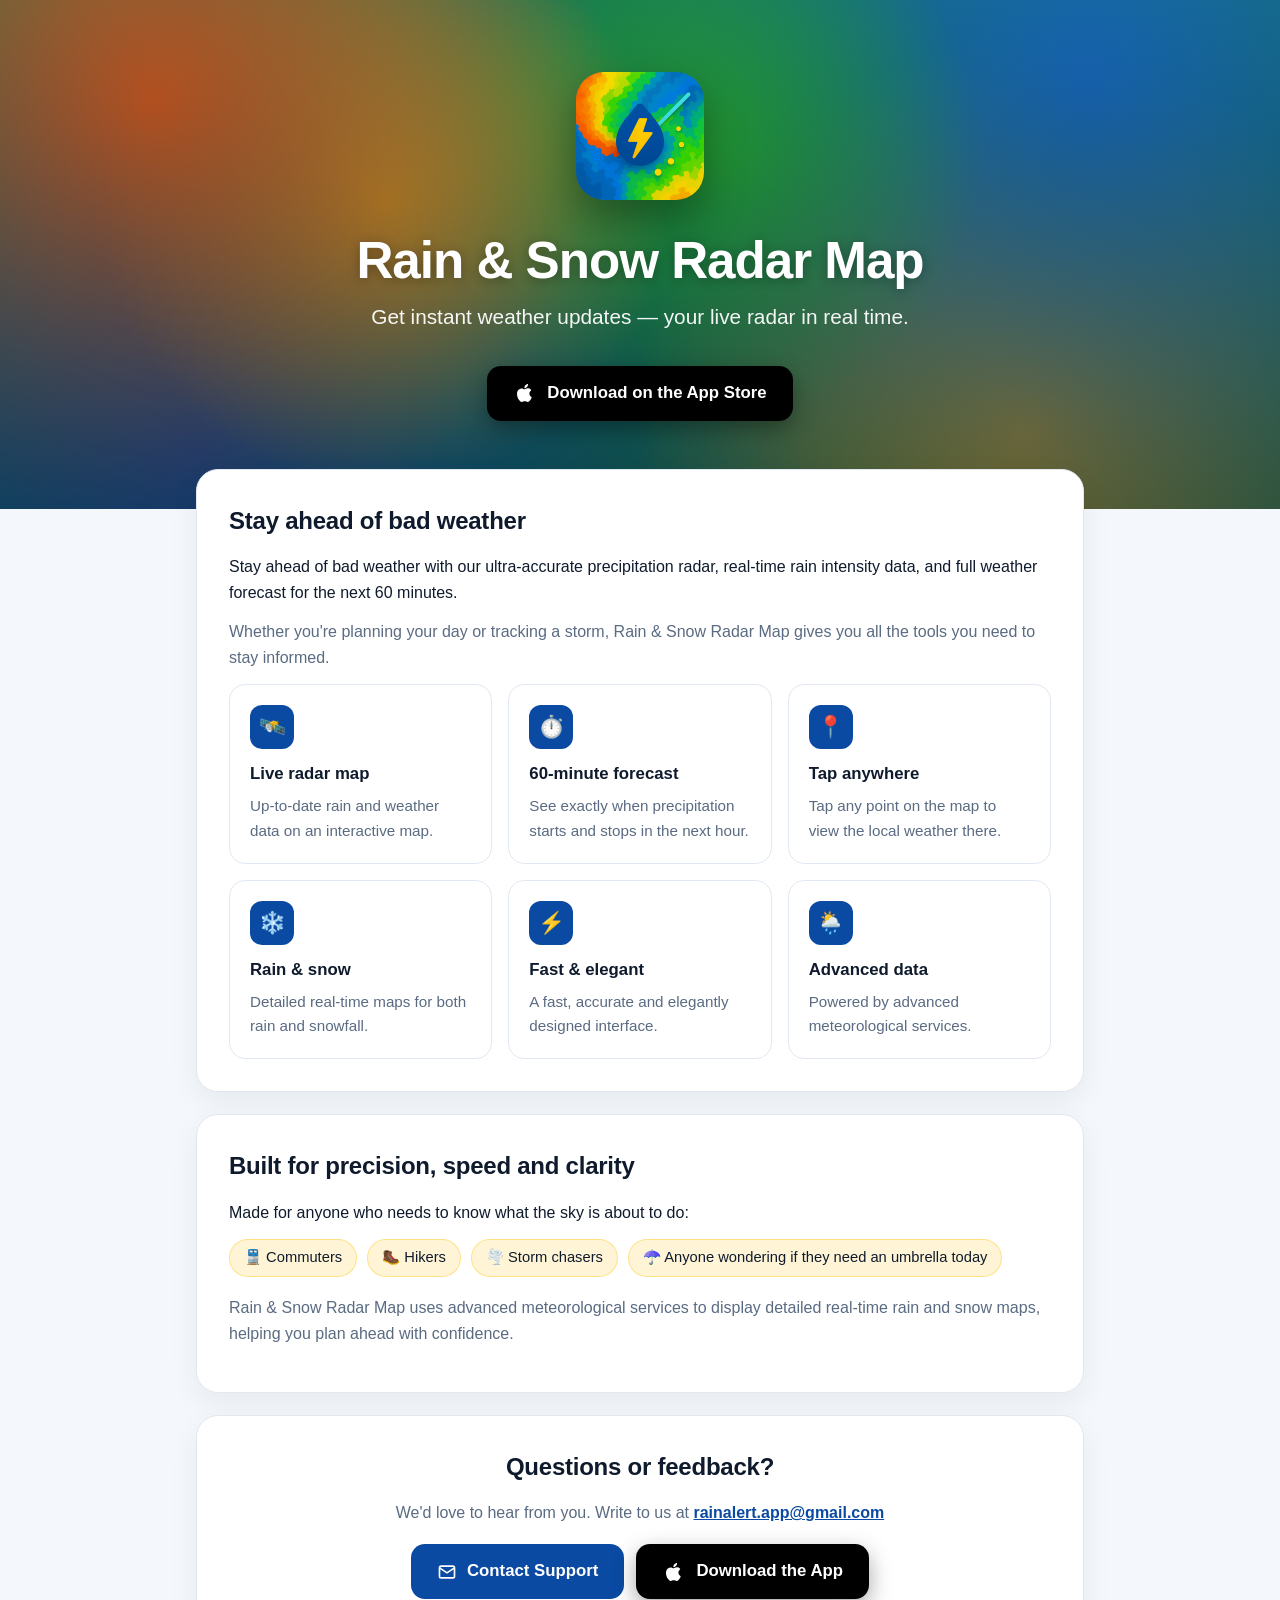
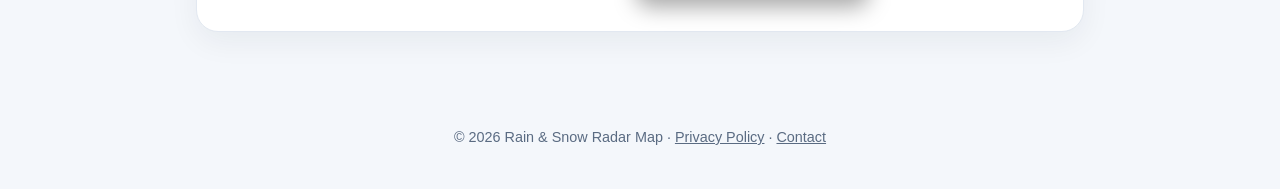
<file: rainandsnow.html>
<!DOCTYPE html>
<html lang="en">
<head>
<meta charset="UTF-8">
<meta name="viewport" content="width=device-width, initial-scale=1.0">
<title>Rain &amp; Snow Radar Map — Live Weather Radar for iPhone</title>
<meta name="description" content="Rain & Snow Radar Map — live precipitation radar, 60-minute rain forecast and local weather anywhere on the map.">
<link rel="icon" type="image/png" href="rainandsnow_icon.png">
<link rel="apple-touch-icon" href="rainandsnow_icon.png">
<meta property="og:title" content="Rain & Snow Radar Map">
<meta property="og:description" content="Live rain and snow radar with a 60-minute precipitation forecast.">
<meta property="og:image" content="rainandsnow_icon.png">
<meta name="apple-itunes-app" content="app-id=6744972823">
<style>
  :root {
    --bg: #f4f7fb;
    --card: #ffffff;
    --text: #0f1b2d;
    --muted: #5a6b82;
    --blue: #0b4aa2;
    --yellow: #ffc81e;
    --line: #e2e8f1;
  }
  @media (prefers-color-scheme: dark) {
    :root {
      --bg: #08111f;
      --card: #101c30;
      --text: #eaf1fb;
      --muted: #9aabc3;
      --line: #1e2d46;
    }
  }
  * { box-sizing: border-box; }
  body {
    margin: 0;
    font-family: -apple-system, BlinkMacSystemFont, "SF Pro Text", "Segoe UI", Roboto, Helvetica, Arial, sans-serif;
    background: var(--bg);
    color: var(--text);
    line-height: 1.6;
  }
  .hero {
    position: relative;
    overflow: hidden;
    color: #fff;
    text-align: center;
    padding: 72px 20px 88px;
    background:
      radial-gradient(circle at 12% 20%, #ff6a1a 0, transparent 38%),
      radial-gradient(circle at 30% 40%, #ffd21f 0, transparent 30%),
      radial-gradient(circle at 55% 30%, #2fd12f 0, transparent 35%),
      radial-gradient(circle at 85% 15%, #1c7fe0 0, transparent 40%),
      radial-gradient(circle at 80% 85%, #ffc81e 0, transparent 35%),
      radial-gradient(circle at 15% 90%, #1263c9 0, transparent 40%),
      #1a8f6a;
  }
  .hero::after {
    content: "";
    position: absolute; inset: 0;
    background: linear-gradient(180deg, rgba(5,20,45,.25), rgba(5,20,45,.55));
  }
  .hero > * { position: relative; z-index: 1; }
  .icon {
    width: 128px; height: 128px;
    border-radius: 28px;
    box-shadow: 0 18px 40px rgba(0,0,0,.35);
  }
  h1 {
    font-size: clamp(2rem, 6vw, 3.2rem);
    line-height: 1.15;
    margin: 24px 0 10px;
    letter-spacing: -0.02em;
    text-shadow: 0 2px 12px rgba(0,0,0,.3);
  }
  .tagline {
    font-size: clamp(1.05rem, 2.6vw, 1.3rem);
    max-width: 620px;
    margin: 0 auto 32px;
    opacity: .95;
  }
  .btn {
    display: inline-flex; align-items: center; gap: 10px;
    padding: 14px 26px;
    border-radius: 14px;
    font-weight: 600;
    font-size: 1.05rem;
    text-decoration: none;
    transition: transform .15s ease, box-shadow .15s ease;
  }
  .btn:hover { transform: translateY(-2px); }
  .btn-store { background: #000; color: #fff; box-shadow: 0 8px 22px rgba(0,0,0,.35); }
  .btn-store svg { width: 24px; height: 24px; fill: #fff; }
  .btn-mail { background: var(--blue); color: #fff; }
  .btn-mail svg { width: 20px; height: 20px; fill: none; stroke: #fff; stroke-width: 2; }
  main { max-width: 920px; margin: -40px auto 0; padding: 0 16px 48px; position: relative; z-index: 2; }
  .card {
    background: var(--card);
    border: 1px solid var(--line);
    border-radius: 22px;
    padding: 32px;
    margin-bottom: 22px;
    box-shadow: 0 10px 30px rgba(15,27,45,.06);
  }
  h2 { margin: 0 0 14px; font-size: 1.5rem; letter-spacing: -0.01em; }
  p { margin: 0 0 14px; }
  .muted { color: var(--muted); }
  .features {
    display: grid;
    grid-template-columns: repeat(auto-fit, minmax(240px, 1fr));
    gap: 16px;
    margin-top: 8px;
  }
  .feature {
    border: 1px solid var(--line);
    border-radius: 16px;
    padding: 20px;
  }
  .feature .emoji {
    width: 44px; height: 44px; border-radius: 12px;
    display: grid; place-items: center;
    background: var(--blue); color: var(--yellow);
    font-size: 1.35rem; margin-bottom: 12px;
  }
  .feature h3 { margin: 0 0 6px; font-size: 1.05rem; }
  .feature p { margin: 0; color: var(--muted); font-size: .95rem; }
  .who { display: flex; flex-wrap: wrap; gap: 10px; margin-top: 14px; }
  .who span {
    padding: 6px 14px; border-radius: 999px;
    background: rgba(255,200,30,.18); color: var(--text);
    font-size: .92rem; border: 1px solid rgba(255,200,30,.45);
  }
  .contact { text-align: center; }
  .contact a.email { color: var(--blue); font-weight: 600; }
  @media (prefers-color-scheme: dark) { .contact a.email { color: #6fa8ff; } }
  .actions { display: flex; flex-wrap: wrap; gap: 12px; justify-content: center; margin-top: 18px; }
  footer {
    text-align: center; color: var(--muted); font-size: .9rem;
    padding: 24px 16px 40px;
  }
  footer a { color: var(--muted); }
  @media (max-width: 560px) { .card { padding: 22px; } }
</style>
</head>
<body>

<header class="hero">
  <img class="icon" src="rainandsnow_icon.png" alt="Rain &amp; Snow Radar Map app icon">
  <h1>Rain &amp; Snow Radar Map</h1>
  <p class="tagline">Get instant weather updates — your live radar in real time.</p>
  <a class="btn btn-store" href="https://apps.apple.com/us/app/id6744972823" target="_blank" rel="noopener">
    <svg viewBox="0 0 24 24" aria-hidden="true"><path d="M16.37 12.6c-.02-2.3 1.88-3.4 1.96-3.46-1.07-1.56-2.73-1.78-3.32-1.8-1.41-.14-2.76.83-3.47.83-.72 0-1.82-.81-3-.79-1.54.02-2.96.9-3.75 2.27-1.6 2.78-.41 6.89 1.15 9.14.76 1.1 1.67 2.34 2.86 2.3 1.15-.05 1.58-.74 2.97-.74 1.38 0 1.77.74 2.98.72 1.23-.02 2.01-1.12 2.76-2.23.87-1.28 1.23-2.52 1.25-2.58-.03-.01-2.4-.92-2.42-3.66zM14.1 5.86c.63-.77 1.06-1.83.94-2.89-.91.04-2.01.61-2.66 1.37-.58.67-1.1 1.76-.96 2.8 1.01.08 2.05-.52 2.68-1.28z"/></svg>
    Download on the App Store
  </a>
</header>

<main>
  <section class="card">
    <h2>Stay ahead of bad weather</h2>
    <p>Stay ahead of bad weather with our ultra-accurate precipitation radar, real-time rain intensity data, and full weather forecast for the next 60 minutes.</p>
    <p class="muted">Whether you're planning your day or tracking a storm, Rain &amp; Snow Radar Map gives you all the tools you need to stay informed.</p>

    <div class="features">
      <div class="feature">
        <div class="emoji">🛰️</div>
        <h3>Live radar map</h3>
        <p>Up-to-date rain and weather data on an interactive map.</p>
      </div>
      <div class="feature">
        <div class="emoji">⏱️</div>
        <h3>60-minute forecast</h3>
        <p>See exactly when precipitation starts and stops in the next hour.</p>
      </div>
      <div class="feature">
        <div class="emoji">📍</div>
        <h3>Tap anywhere</h3>
        <p>Tap any point on the map to view the local weather there.</p>
      </div>
      <div class="feature">
        <div class="emoji">❄️</div>
        <h3>Rain &amp; snow</h3>
        <p>Detailed real-time maps for both rain and snowfall.</p>
      </div>
      <div class="feature">
        <div class="emoji">⚡</div>
        <h3>Fast &amp; elegant</h3>
        <p>A fast, accurate and elegantly designed interface.</p>
      </div>
      <div class="feature">
        <div class="emoji">🌦️</div>
        <h3>Advanced data</h3>
        <p>Powered by advanced meteorological services.</p>
      </div>
    </div>
  </section>

  <section class="card">
    <h2>Built for precision, speed and clarity</h2>
    <p>Made for anyone who needs to know what the sky is about to do:</p>
    <div class="who">
      <span>🚆 Commuters</span>
      <span>🥾 Hikers</span>
      <span>🌪️ Storm chasers</span>
      <span>☂️ Anyone wondering if they need an umbrella today</span>
    </div>
    <p style="margin-top:18px" class="muted">Rain &amp; Snow Radar Map uses advanced meteorological services to display detailed real-time rain and snow maps, helping you plan ahead with confidence.</p>
  </section>

  <section class="card contact">
    <h2>Questions or feedback?</h2>
    <p class="muted">We'd love to hear from you. Write to us at <a class="email" href="mailto:rainalert.app@gmail.com">rainalert.app@gmail.com</a></p>
    <div class="actions">
      <a class="btn btn-mail" href="mailto:rainalert.app@gmail.com?subject=Rain%20%26%20Snow%20Radar%20Map">
        <svg viewBox="0 0 24 24" aria-hidden="true"><rect x="3" y="5" width="18" height="14" rx="2"/><path d="M3 7l9 6 9-6"/></svg>
        Contact Support
      </a>
      <a class="btn btn-store" href="https://apps.apple.com/us/app/id6744972823" target="_blank" rel="noopener">
        <svg viewBox="0 0 24 24" aria-hidden="true"><path d="M16.37 12.6c-.02-2.3 1.88-3.4 1.96-3.46-1.07-1.56-2.73-1.78-3.32-1.8-1.41-.14-2.76.83-3.47.83-.72 0-1.82-.81-3-.79-1.54.02-2.96.9-3.75 2.27-1.6 2.78-.41 6.89 1.15 9.14.76 1.1 1.67 2.34 2.86 2.3 1.15-.05 1.58-.74 2.97-.74 1.38 0 1.77.74 2.98.72 1.23-.02 2.01-1.12 2.76-2.23.87-1.28 1.23-2.52 1.25-2.58-.03-.01-2.4-.92-2.42-3.66zM14.1 5.86c.63-.77 1.06-1.83.94-2.89-.91.04-2.01.61-2.66 1.37-.58.67-1.1 1.76-.96 2.8 1.01.08 2.05-.52 2.68-1.28z"/></svg>
        Download the App
      </a>
    </div>
  </section>
</main>

<footer>
  © <span id="year">2026</span> Rain &amp; Snow Radar Map ·
  <a href="rainandsnow_privacy.html">Privacy Policy</a> ·
  <a href="mailto:rainalert.app@gmail.com">Contact</a>
</footer>

<script>document.getElementById('year').textContent = new Date().getFullYear();</script>
</body>
</html>
</file>
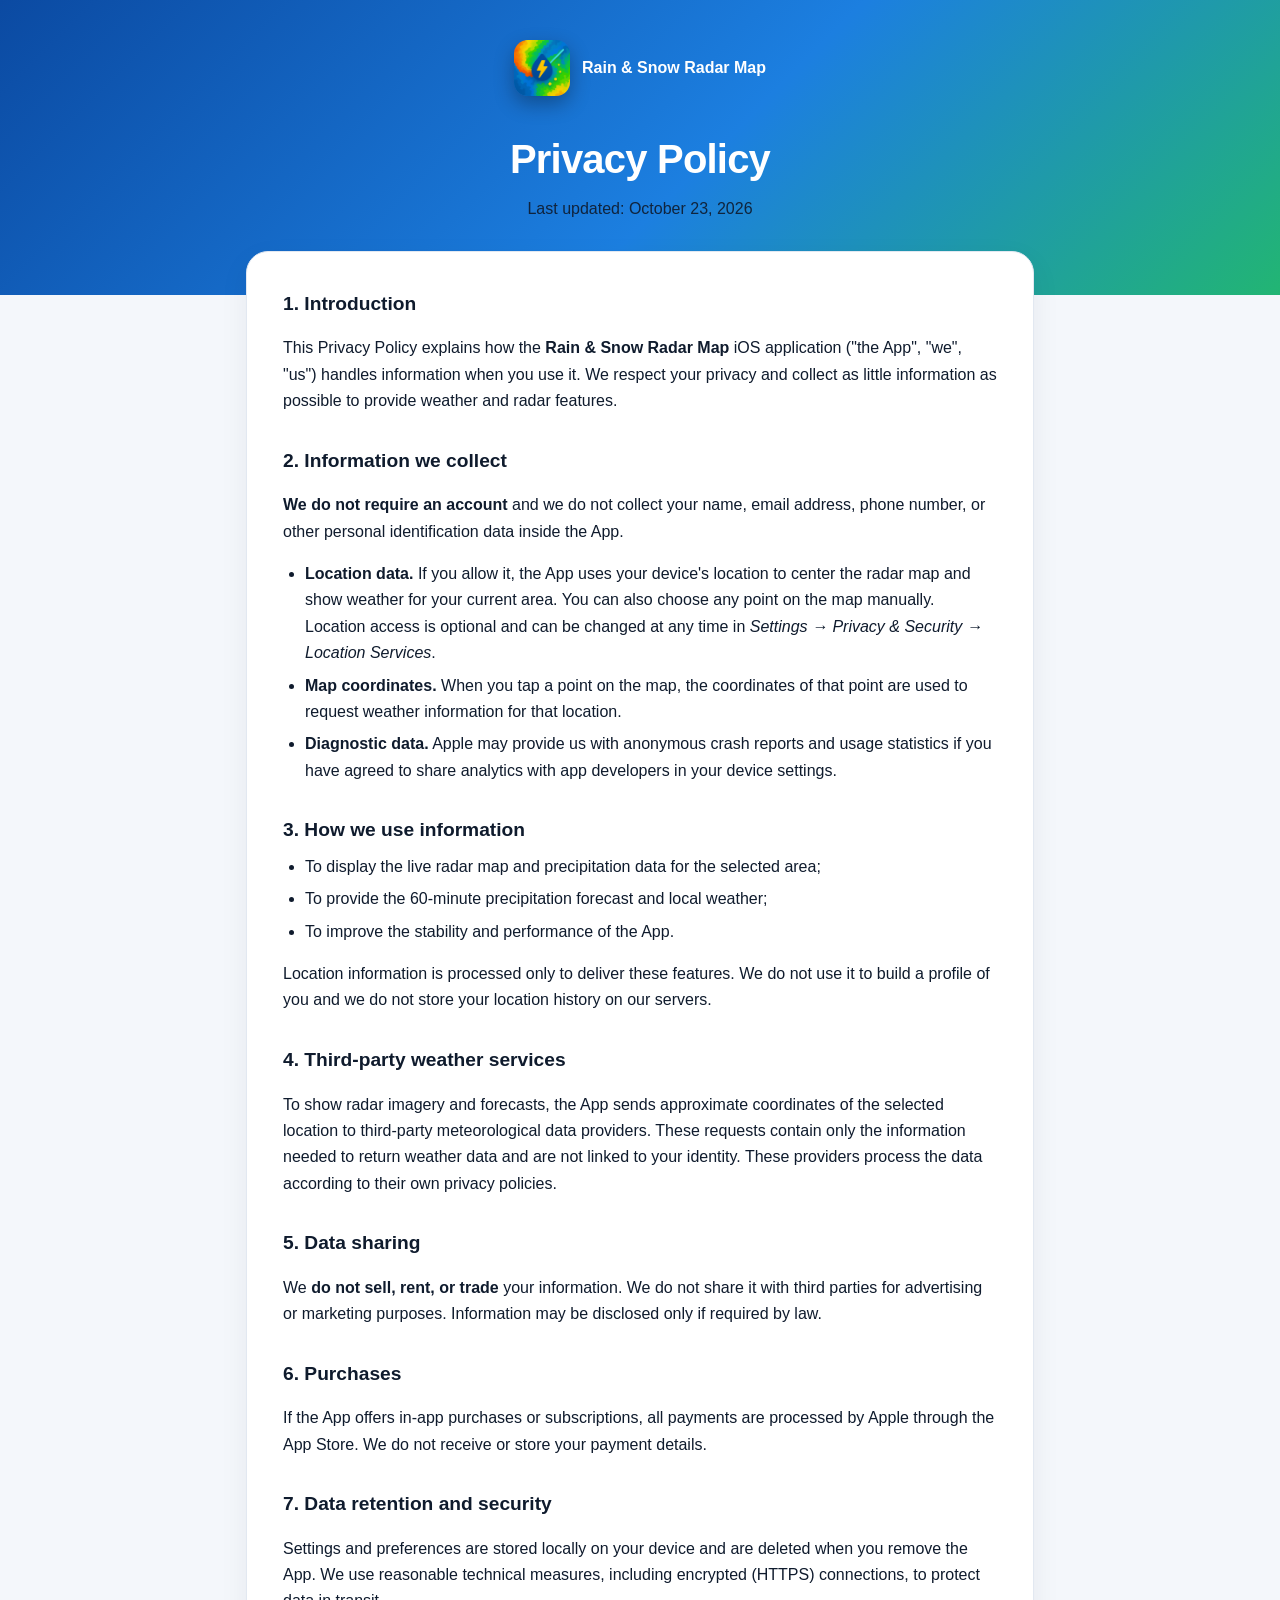
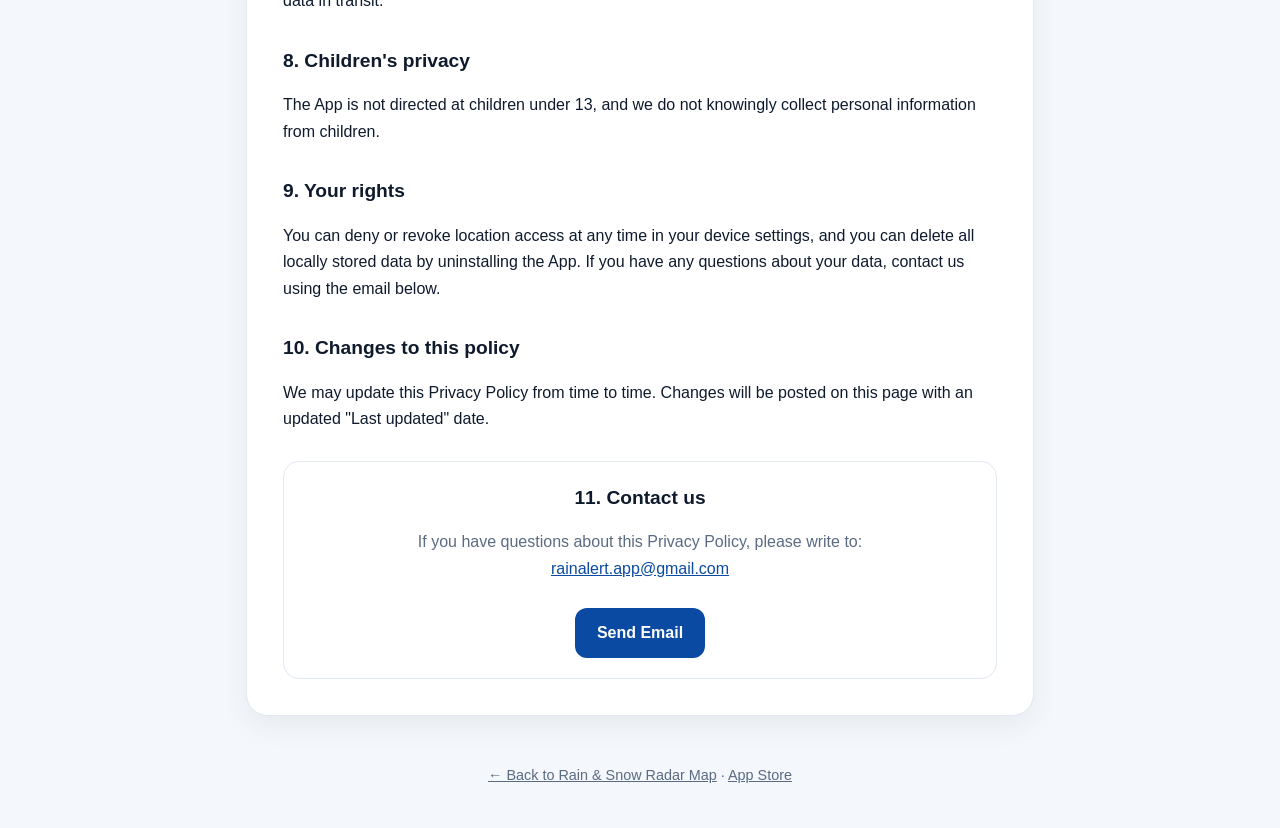
<file: rainandsnow_privacy.html>
<!DOCTYPE html>
<html lang="en">
<head>
<meta charset="UTF-8">
<meta name="viewport" content="width=device-width, initial-scale=1.0">
<title>Privacy Policy — Rain &amp; Snow Radar Map</title>
<meta name="description" content="Privacy Policy for the Rain & Snow Radar Map iOS app.">
<link rel="icon" type="image/png" href="rainandsnow_icon.png">
<link rel="apple-touch-icon" href="rainandsnow_icon.png">
<style>
  :root {
    --bg: #f4f7fb;
    --card: #ffffff;
    --text: #0f1b2d;
    --muted: #5a6b82;
    --blue: #0b4aa2;
    --link: #0b4aa2;
    --line: #e2e8f1;
  }
  @media (prefers-color-scheme: dark) {
    :root {
      --bg: #08111f;
      --card: #101c30;
      --text: #eaf1fb;
      --muted: #9aabc3;
      --link: #6fa8ff;
      --line: #1e2d46;
    }
  }
  * { box-sizing: border-box; }
  body {
    margin: 0;
    font-family: -apple-system, BlinkMacSystemFont, "SF Pro Text", "Segoe UI", Roboto, Helvetica, Arial, sans-serif;
    background: var(--bg);
    color: var(--text);
    line-height: 1.65;
  }
  header {
    background: linear-gradient(135deg, #0b4aa2, #1c7fe0 55%, #22b573);
    color: #fff;
    padding: 40px 16px 72px;
    text-align: center;
  }
  header a.brand {
    display: inline-flex; align-items: center; gap: 12px;
    color: #fff; text-decoration: none; font-weight: 600;
  }
  header img { width: 56px; height: 56px; border-radius: 14px; box-shadow: 0 8px 20px rgba(0,0,0,.3); }
  header h1 { margin: 22px 0 4px; font-size: clamp(1.8rem, 5vw, 2.5rem); letter-spacing: -0.02em; }
  header p { margin: 0; opacity: .9; }
  main {
    max-width: 820px;
    margin: -44px auto 0;
    padding: 0 16px 40px;
  }
  .card {
    background: var(--card);
    border: 1px solid var(--line);
    border-radius: 22px;
    padding: 36px;
    box-shadow: 0 10px 30px rgba(15,27,45,.06);
  }
  h2 { font-size: 1.2rem; margin: 30px 0 8px; }
  h2:first-of-type { margin-top: 0; }
  p, li { color: var(--text); }
  ul { padding-left: 22px; margin: 6px 0 14px; }
  li { margin-bottom: 6px; }
  a { color: var(--link); }
  .muted { color: var(--muted); }
  .contact {
    margin-top: 28px; padding: 20px; border-radius: 16px;
    border: 1px solid var(--line); text-align: center;
  }
  .btn {
    display: inline-block; margin-top: 10px;
    padding: 12px 22px; border-radius: 12px;
    background: var(--blue); color: #fff; text-decoration: none; font-weight: 600;
  }
  footer { text-align: center; color: var(--muted); font-size: .9rem; padding: 8px 16px 40px; }
  footer a { color: var(--muted); }
  @media (max-width: 560px) { .card { padding: 22px; } }
</style>
</head>
<body>

<header>
  <a class="brand" href="rainandsnow.html">
    <img src="rainandsnow_icon.png" alt="App icon">
    Rain &amp; Snow Radar Map
  </a>
  <h1>Privacy Policy</h1>
  <p>Last updated: October 23, 2026</p>
</header>

<main>
  <article class="card">
    <h2>1. Introduction</h2>
    <p>This Privacy Policy explains how the <strong>Rain &amp; Snow Radar Map</strong> iOS application ("the App", "we", "us") handles information when you use it. We respect your privacy and collect as little information as possible to provide weather and radar features.</p>

    <h2>2. Information we collect</h2>
    <p><strong>We do not require an account</strong> and we do not collect your name, email address, phone number, or other personal identification data inside the App.</p>
    <ul>
      <li><strong>Location data.</strong> If you allow it, the App uses your device's location to center the radar map and show weather for your current area. You can also choose any point on the map manually. Location access is optional and can be changed at any time in <em>Settings → Privacy &amp; Security → Location Services</em>.</li>
      <li><strong>Map coordinates.</strong> When you tap a point on the map, the coordinates of that point are used to request weather information for that location.</li>
      <li><strong>Diagnostic data.</strong> Apple may provide us with anonymous crash reports and usage statistics if you have agreed to share analytics with app developers in your device settings.</li>
    </ul>

    <h2>3. How we use information</h2>
    <ul>
      <li>To display the live radar map and precipitation data for the selected area;</li>
      <li>To provide the 60-minute precipitation forecast and local weather;</li>
      <li>To improve the stability and performance of the App.</li>
    </ul>
    <p>Location information is processed only to deliver these features. We do not use it to build a profile of you and we do not store your location history on our servers.</p>

    <h2>4. Third-party weather services</h2>
    <p>To show radar imagery and forecasts, the App sends approximate coordinates of the selected location to third-party meteorological data providers. These requests contain only the information needed to return weather data and are not linked to your identity. These providers process the data according to their own privacy policies.</p>

    <h2>5. Data sharing</h2>
    <p>We <strong>do not sell, rent, or trade</strong> your information. We do not share it with third parties for advertising or marketing purposes. Information may be disclosed only if required by law.</p>

    <h2>6. Purchases</h2>
    <p>If the App offers in-app purchases or subscriptions, all payments are processed by Apple through the App Store. We do not receive or store your payment details.</p>

    <h2>7. Data retention and security</h2>
    <p>Settings and preferences are stored locally on your device and are deleted when you remove the App. We use reasonable technical measures, including encrypted (HTTPS) connections, to protect data in transit.</p>

    <h2>8. Children's privacy</h2>
    <p>The App is not directed at children under 13, and we do not knowingly collect personal information from children.</p>

    <h2>9. Your rights</h2>
    <p>You can deny or revoke location access at any time in your device settings, and you can delete all locally stored data by uninstalling the App. If you have any questions about your data, contact us using the email below.</p>

    <h2>10. Changes to this policy</h2>
    <p>We may update this Privacy Policy from time to time. Changes will be posted on this page with an updated "Last updated" date.</p>

    <div class="contact">
      <h2 style="margin-top:0">11. Contact us</h2>
      <p class="muted">If you have questions about this Privacy Policy, please write to:<br>
        <a href="mailto:rainalert.app@gmail.com">rainalert.app@gmail.com</a></p>
      <a class="btn" href="mailto:rainalert.app@gmail.com?subject=Privacy%20-%20Rain%20%26%20Snow%20Radar%20Map">Send Email</a>
    </div>
  </article>
</main>

<footer>
  <a href="rainandsnow.html">← Back to Rain &amp; Snow Radar Map</a> ·
  <a href="https://apps.apple.com/us/app/id6744972823" target="_blank" rel="noopener">App Store</a>
</footer>

</body>
</html>
</file>
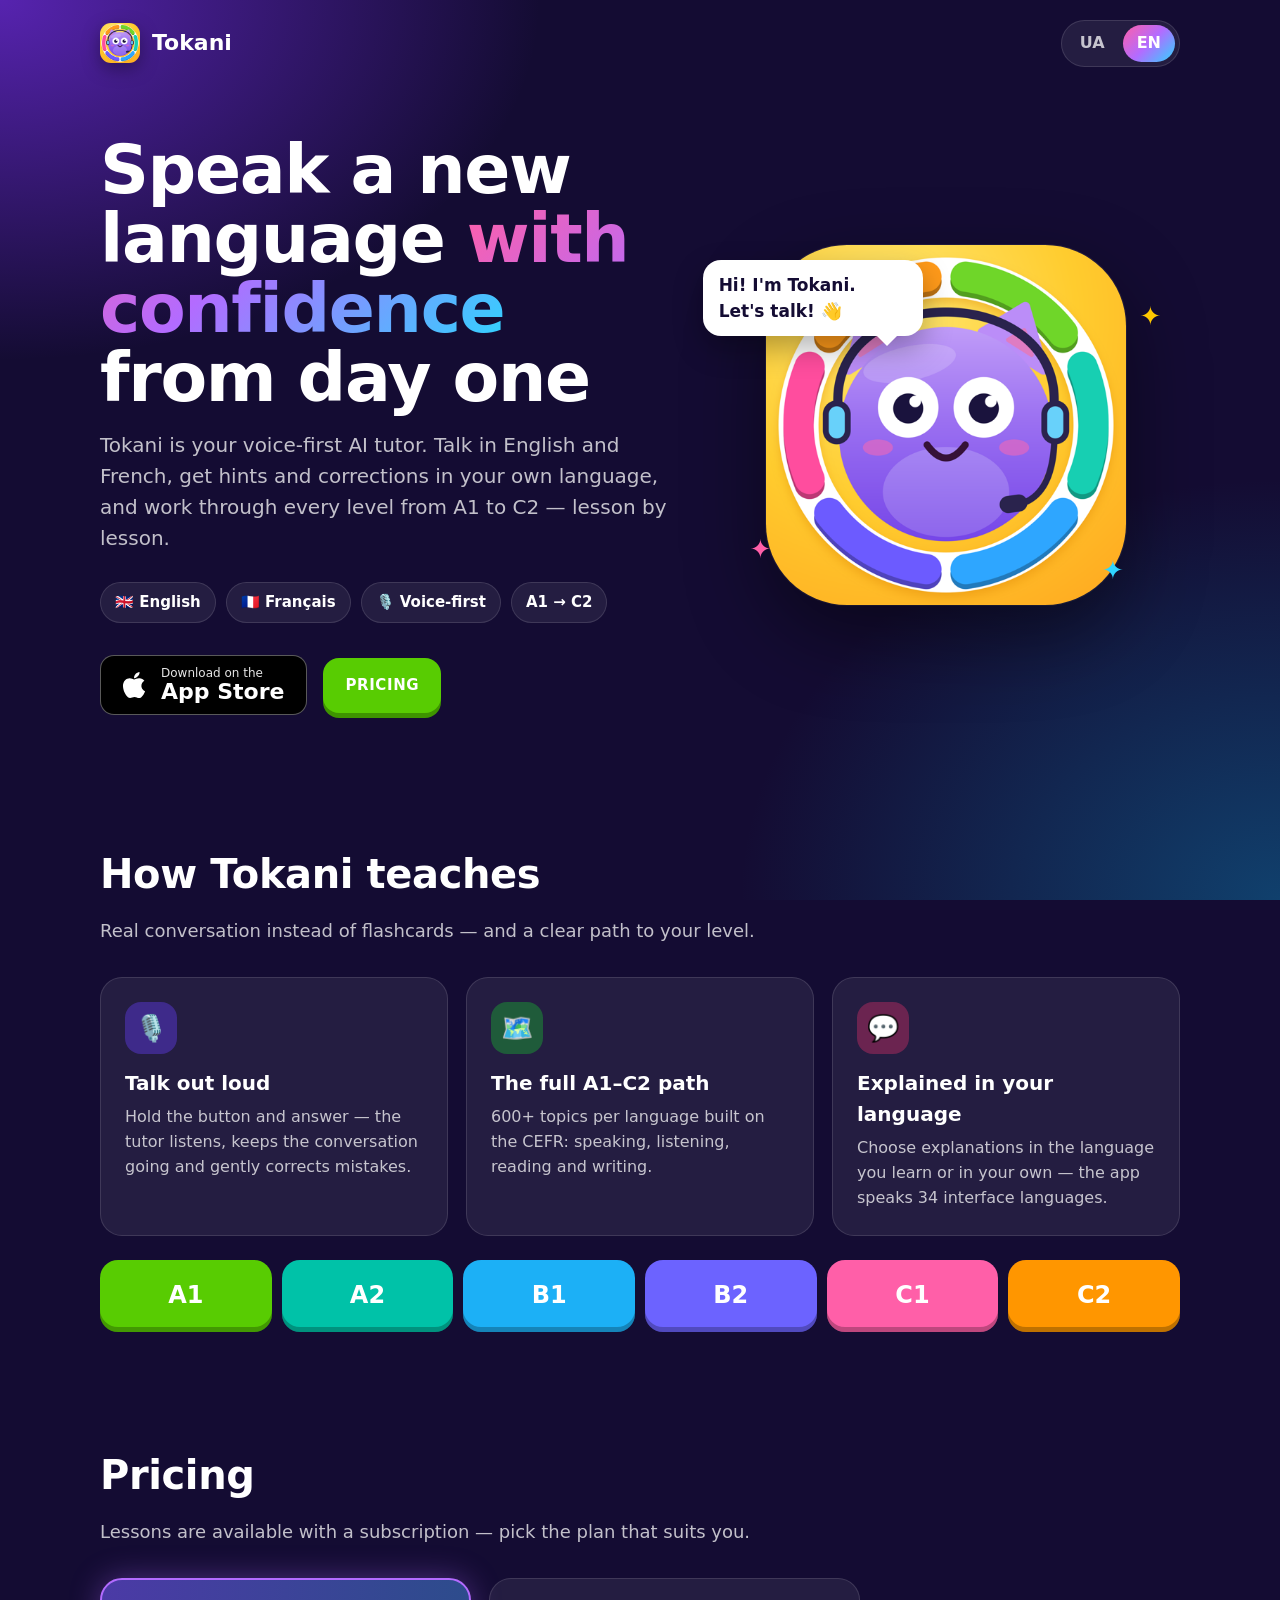
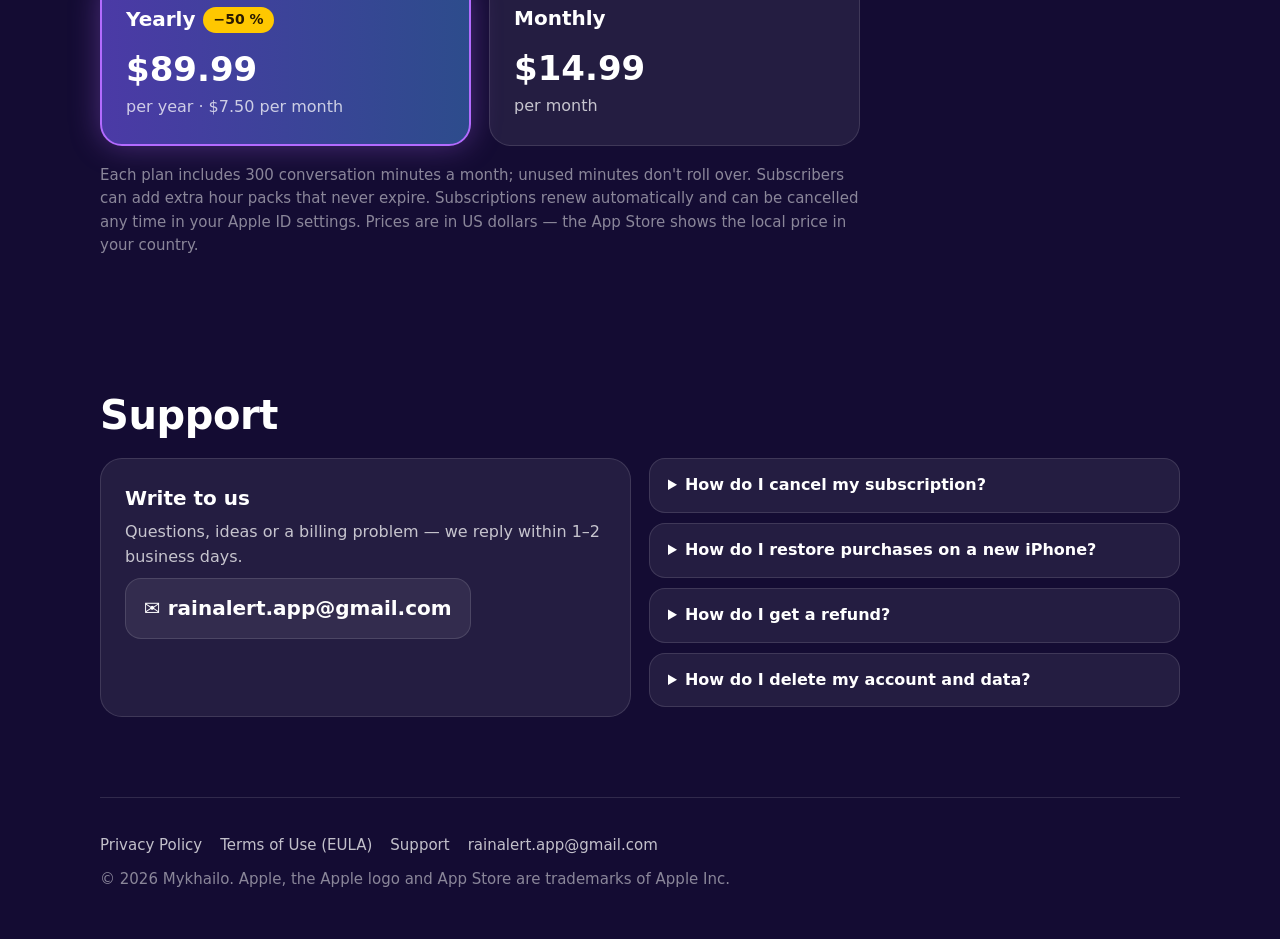
<file: tokani.html>
<!doctype html>
<html lang="en">
<head>
  <meta charset="utf-8">
  <meta name="viewport" content="width=device-width, initial-scale=1">
  <title>Tokani — speak English and French with an AI tutor</title>
  <meta name="description" content="Tokani is a voice-first AI tutor: speak English and French from A1 to C2, lesson by lesson.">
  <meta property="og:title" content="Tokani — AI language tutor">
  <meta property="og:description" content="Speak English and French with a friendly AI tutor, A1–C2.">
  <meta property="og:image" content="tokani_assets/icon-512.png">
  <meta name="theme-color" content="#140c33">
  <!-- Smart App Banner in Safari on iPhone: replace https://apps.apple.com/app/id6838637830 with the numeric App ID -->
  <meta name="apple-itunes-app" content="app-id=https://apps.apple.com/app/id6838637830">
  <link rel="icon" href="tokani_assets/favicon.png">
  <link rel="apple-touch-icon" href="tokani_assets/apple-touch-icon.png">
  <link rel="stylesheet" href="tokani_assets/style.css">
  <script src="tokani_assets/site.js" defer></script>
</head>
<body>
  <div class="wrap">
    <header class="top">
      <a class="brand" href="tokani.html"><img src="tokani_assets/icon-512.png" alt="">Tokani</a>
      <div class="lang-switch" role="group" aria-label="Language">
        <button type="button" data-set="uk">UA</button>
        <button type="button" data-set="en">EN</button>
      </div>
    </header>

    <!-- ── Hero ── -->
    <main>
      <div class="hero">
        <div>
          <h1>
            <span data-lang="uk">Говори мовою <span class="grad">впевнено</span> з першого уроку</span>
            <span data-lang="en">Speak a new language <span class="grad">with confidence</span> from day one</span>
          </h1>
          <p class="lead">
            <span data-lang="uk">Tokani — твій голосовий ШІ-репетитор. Розмовляй англійською та французькою, отримуй підказки й виправлення рідною мовою та проходь рівні від A1 до C2 — урок за уроком.</span>
            <span data-lang="en">Tokani is your voice-first AI tutor. Talk in English and French, get hints and corrections in your own language, and work through every level from A1 to C2 — lesson by lesson.</span>
          </p>
          <ul class="chips">
            <li>🇬🇧 English</li>
            <li>🇫🇷 Français</li>
            <li>🎙️ <span data-lang="uk">Голосом</span><span data-lang="en">Voice-first</span></li>
            <li>A1 → C2</li>
          </ul>
          <div class="cta">
            <!-- Replace https://apps.apple.com/app/id6838637830 with the app's App Store link, e.g. https://apps.apple.com/app/id1234567890 -->
            <a class="appstore" href="https://apps.apple.com/app/id6838637830" aria-label="Download on the App Store">
              <svg viewBox="0 0 384 512" aria-hidden="true"><path d="M318.7 268.7c-.2-36.7 16.4-64.4 50-84.8-18.8-26.9-47.2-41.7-84.7-44.6-35.5-2.8-74.3 20.7-88.5 20.7-15 0-49.4-19.7-76.4-19.7C63.3 141.2 4 184.8 4 273.5q0 39.3 14.4 81.2c12.8 36.7 59 126.7 107.2 125.2 25.2-.6 43-17.9 75.8-17.9 31.8 0 48.3 17.9 76.4 17.9 48.6-.7 90.4-82.5 102.6-119.3-65.2-30.7-61.7-90-61.7-91.9zm-56.6-164.2c27.3-32.4 24.8-61.9 24-72.5-24.1 1.4-52 16.4-67.9 34.9-17.5 19.8-27.8 44.3-25.6 71.9 26.1 2 49.9-11.4 69.5-34.3z"/></svg>
              <span><small data-lang="uk">Завантажте в</small><small data-lang="en">Download on the</small><strong>App Store</strong></span>
            </a>
            <a class="btn-ghost" href="#pricing"><span data-lang="uk">Ціни</span><span data-lang="en">Pricing</span></a>
          </div>
        </div>
        <div class="hero-art">
          <img class="icon" src="tokani_assets/icon-512.png" alt="Tokani">
          <div class="bubble">
            <span data-lang="uk">Привіт! Я Токані. Поговорімо? 👋</span>
            <span data-lang="en">Hi! I'm Tokani. Let's talk! 👋</span>
          </div>
          <span class="spark s1">✦</span><span class="spark s2">✦</span><span class="spark s3">✦</span>
        </div>
      </div>

      <!-- ── Features ── -->
      <section id="features">
        <h2><span data-lang="uk">Як навчає Tokani</span><span data-lang="en">How Tokani teaches</span></h2>
        <p class="sub"><span data-lang="uk">Справжня розмова замість карток — і чіткий план до потрібного рівня.</span><span data-lang="en">Real conversation instead of flashcards — and a clear path to your level.</span></p>
        <div class="grid">
          <div class="card">
            <div class="emoji" style="background:#3e2a8a">🎙️</div>
            <h3><span data-lang="uk">Говори голосом</span><span data-lang="en">Talk out loud</span></h3>
            <p><span data-lang="uk">Утримуй кнопку й відповідай — репетитор слухає, підтримує діалог і м'яко виправляє помилки.</span><span data-lang="en">Hold the button and answer — the tutor listens, keeps the conversation going and gently corrects mistakes.</span></p>
          </div>
          <div class="card">
            <div class="emoji" style="background:#1f5b3a">🗺️</div>
            <h3><span data-lang="uk">Повний шлях A1–C2</span><span data-lang="en">The full A1–C2 path</span></h3>
            <p><span data-lang="uk">Понад 600 тем на кожну мову за вимогами CEFR: говоріння, аудіювання, читання й письмо.</span><span data-lang="en">600+ topics per language built on the CEFR: speaking, listening, reading and writing.</span></p>
          </div>
          <div class="card">
            <div class="emoji" style="background:#6b2450">💬</div>
            <h3><span data-lang="uk">Пояснення рідною мовою</span><span data-lang="en">Explained in your language</span></h3>
            <p><span data-lang="uk">Обирай, якою мовою пояснювати: мовою, яку вивчаєш, або рідною — інтерфейс доступний 34 мовами.</span><span data-lang="en">Choose explanations in the language you learn or in your own — the app speaks 34 interface languages.</span></p>
          </div>
        </div>
        <div class="levels" aria-label="CEFR levels">
          <span style="background:#58cc02">A1</span>
          <span style="background:#00c2a8">A2</span>
          <span style="background:#1cb0f6">B1</span>
          <span style="background:#6c63ff">B2</span>
          <span style="background:#ff5fa8">C1</span>
          <span style="background:#ff9600">C2</span>
        </div>
      </section>

      <!-- ── Pricing ── -->
      <section id="pricing">
        <h2><span data-lang="uk">Ціни</span><span data-lang="en">Pricing</span></h2>
        <p class="sub"><span data-lang="uk">Уроки доступні за підпискою — оберіть зручний план.</span><span data-lang="en">Lessons are available with a subscription — pick the plan that suits you.</span></p>
        <div class="plans">
          <div class="card plan best">
            <h3><span data-lang="uk">Рік</span><span data-lang="en">Yearly</span><span class="badge">−50 %</span></h3>
            <div class="price">$89.99</div>
            <div class="per"><span data-lang="uk">на рік · $7.50 на місяць</span><span data-lang="en">per year · $7.50 per month</span></div>
          </div>
          <div class="card plan">
            <h3><span data-lang="uk">Місяць</span><span data-lang="en">Monthly</span></h3>
            <div class="price">$14.99</div>
            <div class="per"><span data-lang="uk">на місяць</span><span data-lang="en">per month</span></div>
          </div>
        </div>
        <p class="note">
          <span data-lang="uk">Кожен план містить 300 хвилин розмови на місяць; невикористані хвилини не переносяться. Підписникам доступні додаткові пакети годин, які не згоряють. Підписка поновлюється автоматично, скасувати можна будь-коли в налаштуваннях Apple ID. Ціни вказано в доларах США — у вашій країні App Store покаже місцеву ціну.</span>
          <span data-lang="en">Each plan includes 300 conversation minutes a month; unused minutes don't roll over. Subscribers can add extra hour packs that never expire. Subscriptions renew automatically and can be cancelled any time in your Apple ID settings. Prices are in US dollars — the App Store shows the local price in your country.</span>
        </p>
      </section>

      <!-- ── Support ── -->
      <section id="support">
        <h2><span data-lang="uk">Підтримка</span><span data-lang="en">Support</span></h2>
        <div class="support">
          <div class="card">
            <h3><span data-lang="uk">Напишіть нам</span><span data-lang="en">Write to us</span></h3>
            <p><span data-lang="uk">Питання, ідеї чи проблема з оплатою — відповімо протягом 1–2 робочих днів.</span><span data-lang="en">Questions, ideas or a billing problem — we reply within 1–2 business days.</span></p>
            <!-- Replace rainalert.app@gmail.com (two places below) -->
            <a class="mail" href="mailto:rainalert.app@gmail.com">✉️ rainalert.app@gmail.com</a>
          </div>
          <div>
            <details>
              <summary><span data-lang="uk">Як скасувати підписку?</span><span data-lang="en">How do I cancel my subscription?</span></summary>
              <p><span data-lang="uk">На iPhone: Параметри → ваше ім'я → Підписки → Tokani → Скасувати підписку. Доступ зберігається до кінця оплаченого періоду.</span><span data-lang="en">On iPhone: Settings → your name → Subscriptions → Tokani → Cancel Subscription. Access stays until the end of the paid period.</span></p>
            </details>
            <details>
              <summary><span data-lang="uk">Як відновити покупки на новому iPhone?</span><span data-lang="en">How do I restore purchases on a new iPhone?</span></summary>
              <p><span data-lang="uk">Увійдіть з тим самим Apple ID і натисніть «Відновити покупки» у вікні підписки.</span><span data-lang="en">Sign in with the same Apple ID and tap “Restore purchases” in the subscription window.</span></p>
            </details>
            <details>
              <summary><span data-lang="uk">Як повернути кошти?</span><span data-lang="en">How do I get a refund?</span></summary>
              <p><span data-lang="uk">Оплату обробляє Apple. Запит на повернення можна подати на <a href="https://reportaproblem.apple.com">reportaproblem.apple.com</a>.</span><span data-lang="en">Payments are processed by Apple. Request a refund at <a href="https://reportaproblem.apple.com">reportaproblem.apple.com</a>.</span></p>
            </details>
            <details>
              <summary><span data-lang="uk">Як видалити акаунт і дані?</span><span data-lang="en">How do I delete my account and data?</span></summary>
              <p><span data-lang="uk">У застосунку: Налаштування → Видалити акаунт. Або напишіть нам — видалимо все протягом 30 днів.</span><span data-lang="en">In the app: Settings → Delete account. Or email us and we'll delete everything within 30 days.</span></p>
            </details>
          </div>
        </div>
      </section>
    </main>

    <footer>
      <nav>
        <a href="tokani_privacy.html"><span data-lang="uk">Політика конфіденційності</span><span data-lang="en">Privacy Policy</span></a>
        <a href="https://www.apple.com/legal/internet-services/itunes/dev/stdeula/"><span data-lang="uk">Умови використання (EULA)</span><span data-lang="en">Terms of Use (EULA)</span></a>
        <a href="#support"><span data-lang="uk">Підтримка</span><span data-lang="en">Support</span></a>
        <a href="mailto:rainalert.app@gmail.com">rainalert.app@gmail.com</a>
      </nav>
      © <span id="year">2026</span> Mykhailo. Apple, the Apple logo and App Store are trademarks of Apple Inc.
    </footer>
  </div>
</body>
</html>
</file>
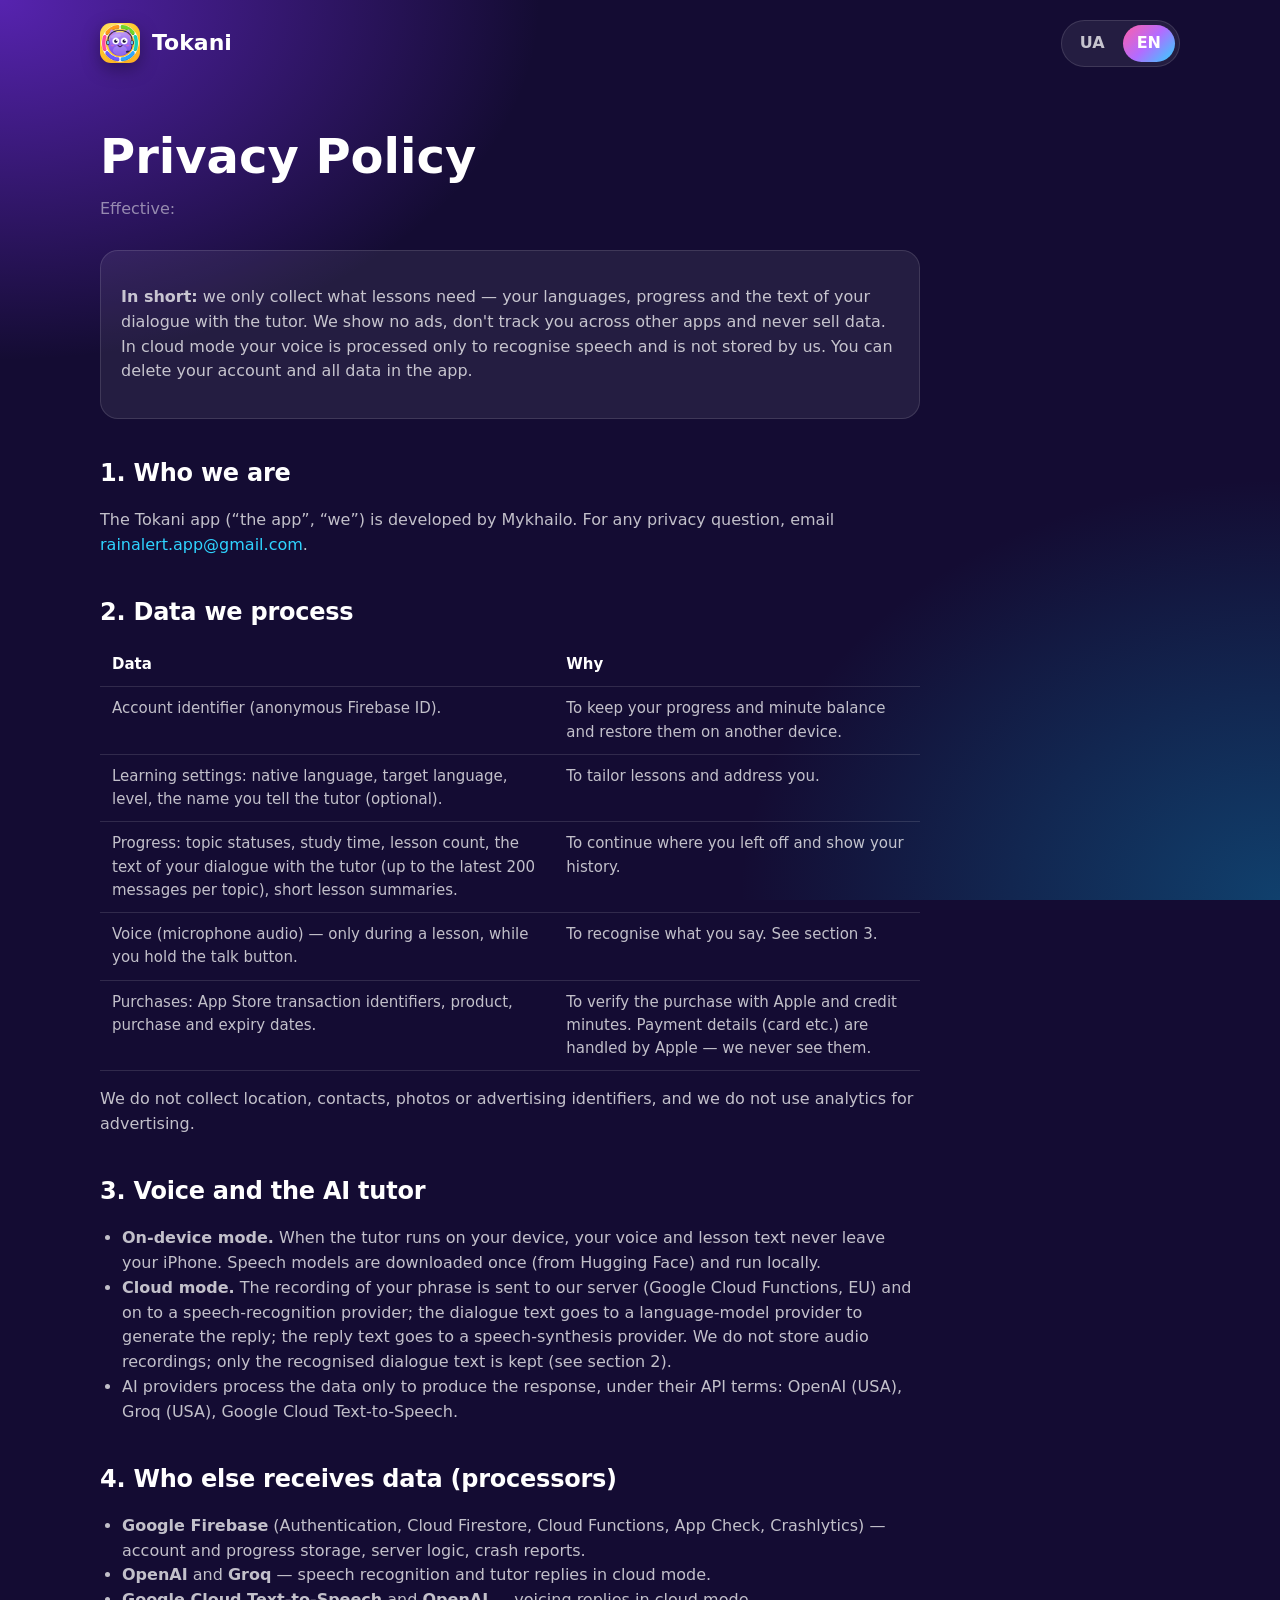
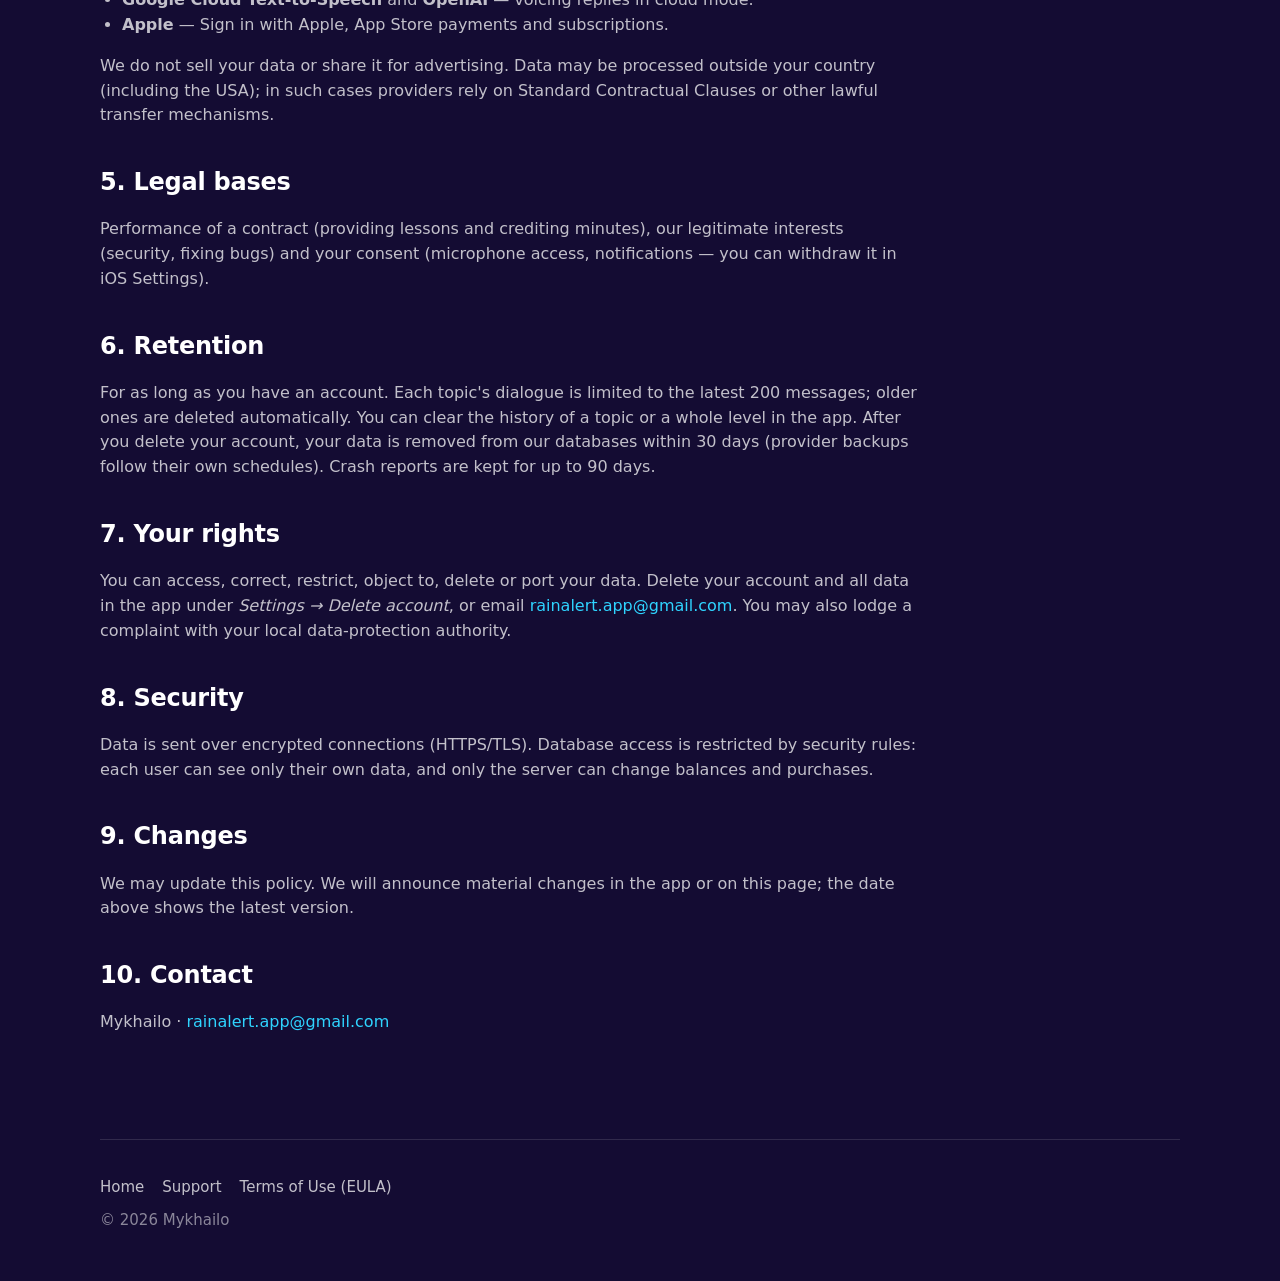
<file: tokani_privacy.html>
<!doctype html>
<html lang="en">
<head>
  <meta charset="utf-8">
  <meta name="viewport" content="width=device-width, initial-scale=1">
  <title>Tokani — Privacy Policy</title>
  <meta name="description" content="Privacy Policy of the Tokani app.">
  <meta name="theme-color" content="#140c33">
  <link rel="icon" href="tokani_assets/favicon.png">
  <link rel="apple-touch-icon" href="tokani_assets/apple-touch-icon.png">
  <link rel="stylesheet" href="tokani_assets/style.css">
  <script src="tokani_assets/site.js" defer></script>
</head>
<body>
  <div class="wrap">
    <header class="top">
      <a class="brand" href="tokani.html"><img src="tokani_assets/icon-512.png" alt="">Tokani</a>
      <div class="lang-switch" role="group" aria-label="Language">
        <button type="button" data-set="uk">UA</button>
        <button type="button" data-set="en">EN</button>
      </div>
    </header>

    <!-- ═════════════════════════ УКРАЇНСЬКА ═════════════════════════ -->
    <article class="legal" data-lang="uk">
      <h1>Політика конфіденційності</h1>
      <p class="updated">Набирає чинності: </p>

      <div class="box">
        <p><strong>Коротко:</strong> ми збираємо лише те, що потрібно для уроків, — мову, прогрес і текст діалогу з репетитором. Ми не показуємо рекламу, не відстежуємо вас в інших застосунках і не продаємо дані. Голос у хмарному режимі обробляється лише для розпізнавання й не зберігається нами. Акаунт і всі дані можна видалити в застосунку.</p>
      </div>

      <h2>1. Хто ми</h2>
      <p>Застосунок Tokani («застосунок», «ми») розробляє Mykhailo. З будь-яких питань щодо даних пишіть на <a href="mailto:rainalert.app@gmail.com">rainalert.app@gmail.com</a>.</p>

      <h2>2. Які дані ми обробляємо</h2>
      <table>
        <tr><th>Дані</th><th>Навіщо</th></tr>
        <tr><td>Ідентифікатор акаунта (анонімний ідентифікатор Firebase).</td><td>Щоб зберігати ваш прогрес і баланс хвилин та відновлювати їх на іншому пристрої.</td></tr>
        <tr><td>Налаштування навчання: рідна мова, мова навчання, рівень, ім'я, яке ви назвали репетитору (необов'язково).</td><td>Щоб підбирати уроки й звертатися до вас.</td></tr>
        <tr><td>Прогрес: статуси тем, час навчання, кількість уроків, текст діалогу з репетитором (до 200 останніх повідомлень на тему), короткі підсумки уроків.</td><td>Щоб продовжувати урок з того місця, де ви зупинилися, і показувати історію.</td></tr>
        <tr><td>Голос (аудіо з мікрофона) — лише під час уроку, коли ви утримуєте кнопку.</td><td>Щоб розпізнати сказане. Див. розділ 3.</td></tr>
        <tr><td>Покупки: ідентифікатори транзакцій App Store, продукт, дати покупки та закінчення підписки.</td><td>Щоб перевірити покупку в Apple і нарахувати хвилини. Платіжні дані (картка тощо) обробляє Apple — ми їх не бачимо.</td></tr>
      </table>
      <p>Ми не збираємо геолокацію, контакти, фото, рекламні ідентифікатори і не використовуємо аналітику для реклами.</p>

      <h2>3. Голос і ШІ-репетитор</h2>
      <ul>
        <li><strong>Режим на пристрої.</strong> Якщо репетитор працює на пристрої, голос і текст уроку не залишають ваш iPhone. Моделі розпізнавання й мовлення завантажуються один раз (з Hugging Face) і працюють локально.</li>
        <li><strong>Хмарний режим.</strong> Запис вашої фрази передається на наш сервер (Google Cloud Functions, ЄС) і далі постачальнику розпізнавання мовлення; текст діалогу — постачальнику мовної моделі для відповіді; текст відповіді — постачальнику синтезу мовлення. Ми не зберігаємо аудіозаписи; зберігається лише розпізнаний текст діалогу (див. розділ 2).</li>
        <li>Постачальники ШІ обробляють дані лише для надання відповіді й відповідно до своїх умов для API: OpenAI (США), Groq (США), Google Cloud Text-to-Speech.</li>
      </ul>

      <h2>4. Хто ще отримує дані (обробники)</h2>
      <ul>
        <li><strong>Google Firebase</strong> (Authentication, Cloud Firestore, Cloud Functions, App Check, Crashlytics) — зберігання акаунта й прогресу, серверна логіка, звіти про збої.</li>
        <li><strong>OpenAI</strong> і <strong>Groq</strong> — розпізнавання мовлення та відповіді репетитора в хмарному режимі.</li>
        <li><strong>Google Cloud Text-to-Speech</strong> і <strong>OpenAI</strong> — озвучення відповідей у хмарному режимі.</li>
        <li><strong>Apple</strong> — Вхід через Apple, оплата й підписки App Store.</li>
      </ul>
      <p>Ми не продаємо й не передаємо ваші дані для реклами. Дані можуть оброблятися за межами вашої країни (зокрема в США); у таких випадках постачальники застосовують стандартні договірні положення або інші законні механізми передачі.</p>

      <h2>5. Підстави обробки</h2>
      <p>Виконання договору (надання уроків і нарахування хвилин), наші законні інтереси (безпека, виправлення помилок) і ваша згода (доступ до мікрофона, сповіщення — ви можете відкликати її в Параметрах iOS).</p>

      <h2>6. Скільки зберігаємо</h2>
      <p>Поки у вас є акаунт. Діалог кожної теми обмежено 200 останніми повідомленнями; старіші видаляються автоматично. Ви можете очистити історію теми чи цілого рівня в застосунку. Після видалення акаунта дані видаляються з наших баз протягом 30 днів (резервні копії постачальників — згідно з їхніми строками). Звіти про збої зберігаються до 90 днів.</p>

      <h2>7. Ваші права</h2>
      <p>Ви можете отримати копію своїх даних, виправити, обмежити обробку, заперечити проти неї, видалити дані або перенести їх. Видалити акаунт і всі дані можна в застосунку: <em>Налаштування → Видалити акаунт</em>, або листом на <a href="mailto:rainalert.app@gmail.com">rainalert.app@gmail.com</a>. Ви також можете подати скаргу до наглядового органу з захисту даних у вашій країні.</p>

      <h2>8. Безпека</h2>
      <p>Дані передаються зашифрованими каналами (HTTPS/TLS). Доступ до баз даних обмежено правилами безпеки: кожен користувач бачить лише свої дані, а баланс і покупки змінює лише сервер.</p>

      <h2>9. Зміни</h2>
      <p>Ми можемо оновлювати цю політику. Про суттєві зміни повідомимо в застосунку або на цій сторінці; дата вгорі показує останню редакцію.</p>

      <h2>10. Контакти</h2>
      <p>Mykhailo · <a href="mailto:rainalert.app@gmail.com">rainalert.app@gmail.com</a></p>
    </article>

    <!-- ═════════════════════════ ENGLISH ═════════════════════════ -->
    <article class="legal" data-lang="en">
      <h1>Privacy Policy</h1>
      <p class="updated">Effective: </p>

      <div class="box">
        <p><strong>In short:</strong> we only collect what lessons need — your languages, progress and the text of your dialogue with the tutor. We show no ads, don't track you across other apps and never sell data. In cloud mode your voice is processed only to recognise speech and is not stored by us. You can delete your account and all data in the app.</p>
      </div>

      <h2>1. Who we are</h2>
      <p>The Tokani app (“the app”, “we”) is developed by Mykhailo. For any privacy question, email <a href="mailto:rainalert.app@gmail.com">rainalert.app@gmail.com</a>.</p>

      <h2>2. Data we process</h2>
      <table>
        <tr><th>Data</th><th>Why</th></tr>
        <tr><td>Account identifier (anonymous Firebase ID).</td><td>To keep your progress and minute balance and restore them on another device.</td></tr>
        <tr><td>Learning settings: native language, target language, level, the name you tell the tutor (optional).</td><td>To tailor lessons and address you.</td></tr>
        <tr><td>Progress: topic statuses, study time, lesson count, the text of your dialogue with the tutor (up to the latest 200 messages per topic), short lesson summaries.</td><td>To continue where you left off and show your history.</td></tr>
        <tr><td>Voice (microphone audio) — only during a lesson, while you hold the talk button.</td><td>To recognise what you say. See section 3.</td></tr>
        <tr><td>Purchases: App Store transaction identifiers, product, purchase and expiry dates.</td><td>To verify the purchase with Apple and credit minutes. Payment details (card etc.) are handled by Apple — we never see them.</td></tr>
      </table>
      <p>We do not collect location, contacts, photos or advertising identifiers, and we do not use analytics for advertising.</p>

      <h2>3. Voice and the AI tutor</h2>
      <ul>
        <li><strong>On-device mode.</strong> When the tutor runs on your device, your voice and lesson text never leave your iPhone. Speech models are downloaded once (from Hugging Face) and run locally.</li>
        <li><strong>Cloud mode.</strong> The recording of your phrase is sent to our server (Google Cloud Functions, EU) and on to a speech-recognition provider; the dialogue text goes to a language-model provider to generate the reply; the reply text goes to a speech-synthesis provider. We do not store audio recordings; only the recognised dialogue text is kept (see section 2).</li>
        <li>AI providers process the data only to produce the response, under their API terms: OpenAI (USA), Groq (USA), Google Cloud Text-to-Speech.</li>
      </ul>

      <h2>4. Who else receives data (processors)</h2>
      <ul>
        <li><strong>Google Firebase</strong> (Authentication, Cloud Firestore, Cloud Functions, App Check, Crashlytics) — account and progress storage, server logic, crash reports.</li>
        <li><strong>OpenAI</strong> and <strong>Groq</strong> — speech recognition and tutor replies in cloud mode.</li>
        <li><strong>Google Cloud Text-to-Speech</strong> and <strong>OpenAI</strong> — voicing replies in cloud mode.</li>
        <li><strong>Apple</strong> — Sign in with Apple, App Store payments and subscriptions.</li>
      </ul>
      <p>We do not sell your data or share it for advertising. Data may be processed outside your country (including the USA); in such cases providers rely on Standard Contractual Clauses or other lawful transfer mechanisms.</p>

      <h2>5. Legal bases</h2>
      <p>Performance of a contract (providing lessons and crediting minutes), our legitimate interests (security, fixing bugs) and your consent (microphone access, notifications — you can withdraw it in iOS Settings).</p>

      <h2>6. Retention</h2>
      <p>For as long as you have an account. Each topic's dialogue is limited to the latest 200 messages; older ones are deleted automatically. You can clear the history of a topic or a whole level in the app. After you delete your account, your data is removed from our databases within 30 days (provider backups follow their own schedules). Crash reports are kept for up to 90 days.</p>

      <h2>7. Your rights</h2>
      <p>You can access, correct, restrict, object to, delete or port your data. Delete your account and all data in the app under <em>Settings → Delete account</em>, or email <a href="mailto:rainalert.app@gmail.com">rainalert.app@gmail.com</a>. You may also lodge a complaint with your local data-protection authority.</p>

      <h2>8. Security</h2>
      <p>Data is sent over encrypted connections (HTTPS/TLS). Database access is restricted by security rules: each user can see only their own data, and only the server can change balances and purchases.</p>

      <h2>9. Changes</h2>
      <p>We may update this policy. We will announce material changes in the app or on this page; the date above shows the latest version.</p>

      <h2>10. Contact</h2>
      <p>Mykhailo · <a href="mailto:rainalert.app@gmail.com">rainalert.app@gmail.com</a></p>
    </article>

    <footer>
      <nav>
        <a href="tokani.html"><span data-lang="uk">Головна</span><span data-lang="en">Home</span></a>
        <a href="tokani.html#support"><span data-lang="uk">Підтримка</span><span data-lang="en">Support</span></a>
        <a href="https://www.apple.com/legal/internet-services/itunes/dev/stdeula/"><span data-lang="uk">Умови використання (EULA)</span><span data-lang="en">Terms of Use (EULA)</span></a>
      </nav>
      © <span id="year">2026</span> Mykhailo
    </footer>
  </div>
</body>
</html>
</file>
<file: tokani_assets/style.css>
/* Tokani — site styles. Same palette as the app: deep indigo + candy accents. */
:root {
  --bg: #140c33;
  --bg-2: #21174d;
  --surface: rgba(255, 255, 255, 0.07);
  --border: rgba(255, 255, 255, 0.12);
  --text: #ffffff;
  --text-2: rgba(255, 255, 255, 0.74);
  --text-3: rgba(255, 255, 255, 0.5);
  --violet: #b36bff;
  --cyan: #2fd4ff;
  --green: #58cc02;
  --green-edge: #3e9400;
  --pink: #ff5fa8;
  --orange: #ff9600;
  --yellow: #ffc800;
  --radius: 22px;
  font-family: ui-rounded, "SF Pro Rounded", "Nunito", system-ui, -apple-system, "Segoe UI", Roboto, sans-serif;
}

* { box-sizing: border-box; }

html { scroll-behavior: smooth; }

body {
  margin: 0;
  color: var(--text);
  background:
    radial-gradient(900px 600px at 0% 0%, rgba(109, 43, 217, 0.75), transparent 60%),
    radial-gradient(900px 700px at 100% 100%, rgba(14, 92, 140, 0.65), transparent 60%),
    var(--bg);
  background-attachment: fixed;
  line-height: 1.55;
  -webkit-font-smoothing: antialiased;
}

a { color: var(--cyan); text-decoration: none; }
a:hover { text-decoration: underline; }

.wrap { width: min(1080px, 100% - 40px); margin: 0 auto; }

/* Language switch: html[lang] hides the other language */
html[lang="uk"] [data-lang="en"],
html[lang="en"] [data-lang="uk"] { display: none !important; }

/* ── Header ── */
.top {
  display: flex; align-items: center; justify-content: space-between;
  padding: 20px 0;
}
.brand { display: flex; align-items: center; gap: 12px; color: var(--text); font-weight: 800; font-size: 22px; }
.brand img { width: 40px; height: 40px; border-radius: 11px; box-shadow: 0 6px 18px rgba(0,0,0,.35); }
.brand:hover { text-decoration: none; }
.lang-switch { display: flex; gap: 4px; padding: 4px; background: var(--surface); border-radius: 999px; border: 1px solid var(--border); }
.lang-switch button {
  border: 0; background: transparent; color: var(--text-2); font: inherit; font-weight: 700;
  padding: 6px 14px; border-radius: 999px; cursor: pointer;
}
html[lang="uk"] .lang-switch [data-set="uk"],
html[lang="en"] .lang-switch [data-set="en"] { background: linear-gradient(135deg, var(--pink), var(--violet), var(--cyan)); color: #fff; }

/* ── Hero ── */
.hero {
  display: grid; grid-template-columns: 1.1fr 0.9fr; gap: 40px; align-items: center;
  padding: 48px 0 72px;
}
.hero h1 { font-size: clamp(40px, 6vw, 68px); line-height: 1.02; margin: 0 0 18px; font-weight: 900; letter-spacing: -0.02em; }
.hero h1 .grad {
  background: linear-gradient(135deg, var(--pink), var(--violet) 45%, var(--cyan));
  -webkit-background-clip: text; background-clip: text; color: transparent;
}
.hero p.lead { font-size: 20px; color: var(--text-2); margin: 0 0 28px; max-width: 34em; }
.chips { display: flex; flex-wrap: wrap; gap: 10px; margin: 0 0 32px; padding: 0; list-style: none; }
.chips li { padding: 8px 14px; border-radius: 999px; background: var(--surface); border: 1px solid var(--border); font-weight: 700; font-size: 15px; }

.cta { display: flex; flex-wrap: wrap; align-items: center; gap: 16px; }
.appstore {
  display: inline-flex; align-items: center; gap: 12px;
  background: #000; color: #fff; border: 1px solid rgba(255,255,255,.35);
  padding: 10px 22px 10px 18px; border-radius: 14px; min-height: 60px;
}
.appstore:hover { text-decoration: none; background: #111; }
.appstore svg { width: 30px; height: 30px; fill: #fff; flex: none; }
.appstore small { display: block; font-size: 12px; line-height: 1.1; opacity: .9; }
.appstore strong { display: block; font-size: 22px; line-height: 1.1; font-weight: 600; font-family: system-ui, -apple-system, sans-serif; }
.btn-ghost {
  display: inline-block; padding: 16px 22px; border-radius: 16px; font-weight: 800; color: #fff;
  background: var(--green); box-shadow: 0 5px 0 var(--green-edge); text-transform: uppercase; letter-spacing: .04em; font-size: 15px;
}
.btn-ghost:hover { text-decoration: none; transform: translateY(2px); box-shadow: 0 3px 0 var(--green-edge); }

.hero-art { position: relative; display: grid; place-items: center; }
.hero-art .icon {
  width: min(360px, 80%); aspect-ratio: 1; border-radius: 22.5%;
  box-shadow: 0 30px 80px rgba(0,0,0,.45), 0 0 0 1px rgba(255,255,255,.08);
  animation: float 5s ease-in-out infinite;
}
.bubble {
  position: absolute; top: 4%; left: -2%;
  background: #fff; color: var(--bg); font-weight: 800; padding: 12px 16px; border-radius: 18px;
  box-shadow: 0 12px 30px rgba(0,0,0,.3); font-size: 17px; max-width: 220px;
}
.bubble::after {
  content: ""; position: absolute; right: 26px; bottom: -10px;
  border: 10px solid transparent; border-top-color: #fff; border-bottom: 0;
}
.spark { position: absolute; font-size: 26px; animation: twinkle 2.4s ease-in-out infinite; }
.spark.s1 { right: 4%; top: 14%; color: var(--yellow); }
.spark.s2 { left: 8%; bottom: 10%; color: var(--pink); animation-delay: .8s; }
.spark.s3 { right: 12%; bottom: 4%; color: var(--cyan); animation-delay: 1.4s; }
@keyframes float { 50% { transform: translateY(-12px) rotate(-1.5deg); } }
@keyframes twinkle { 50% { transform: scale(1.3); opacity: .55; } }
@media (prefers-reduced-motion: reduce) { .hero-art .icon, .spark { animation: none; } }

/* ── Sections ── */
section { padding: 56px 0; }
h2 { font-size: clamp(28px, 4vw, 40px); margin: 0 0 12px; font-weight: 900; letter-spacing: -0.01em; }
.sub { color: var(--text-2); margin: 0 0 32px; font-size: 18px; }

.grid { display: grid; grid-template-columns: repeat(3, 1fr); gap: 18px; }
.card {
  background: var(--surface); border: 1px solid var(--border); border-radius: var(--radius);
  padding: 24px;
}
.card .emoji {
  width: 52px; height: 52px; display: grid; place-items: center; border-radius: 16px; font-size: 26px; margin-bottom: 14px;
}
.card h3 { margin: 0 0 6px; font-size: 20px; }
.card p { margin: 0; color: var(--text-2); }

.levels { display: grid; grid-template-columns: repeat(6, 1fr); gap: 10px; margin-top: 24px; }
.levels span {
  display: grid; place-items: center; height: 72px; border-radius: 18px; font-weight: 900; font-size: 24px;
  box-shadow: inset 0 -5px 0 rgba(0,0,0,.25);
}

/* ── Pricing ── */
.plans { display: grid; grid-template-columns: repeat(2, 1fr); gap: 18px; max-width: 760px; }
.plan { position: relative; }
.plan.best { border: 2px solid var(--violet); background: linear-gradient(90deg, #4b3aa6, #2d4c8c); box-shadow: 0 0 30px rgba(179,107,255,.35); }
.plan .price { font-size: 34px; font-weight: 900; margin: 8px 0 0; }
.plan .per { color: var(--text-2); }
.badge { display: inline-block; background: var(--yellow); color: #2a1a00; font-weight: 800; padding: 2px 10px; border-radius: 999px; font-size: 14px; margin-left: 8px; vertical-align: middle; }
.note { color: var(--text-3); font-size: 15px; margin-top: 18px; max-width: 760px; }

/* ── Support ── */
.support { display: grid; grid-template-columns: 1fr 1fr; gap: 18px; }
.mail {
  display: inline-flex; align-items: center; gap: 10px; font-weight: 800; font-size: 20px; color: #fff;
  background: var(--surface); border: 1px solid var(--border); padding: 14px 18px; border-radius: 16px; margin-top: 8px;
}
details { background: var(--surface); border: 1px solid var(--border); border-radius: 16px; padding: 14px 18px; margin-bottom: 10px; }
details summary { cursor: pointer; font-weight: 800; }
details p { color: var(--text-2); margin: 10px 0 0; }

/* ── Footer ── */
footer { padding: 36px 0 48px; color: var(--text-3); font-size: 15px; border-top: 1px solid var(--border); margin-top: 24px; }
footer nav { display: flex; flex-wrap: wrap; gap: 18px; margin-bottom: 10px; }
footer a { color: var(--text-2); }

/* ── Legal pages ── */
.legal { max-width: 820px; padding: 24px 0 64px; }
.legal h1 { font-size: clamp(32px, 5vw, 48px); margin: 8px 0 4px; font-weight: 900; }
.legal .updated { color: var(--text-3); margin: 0 0 28px; }
.legal h2 { font-size: 24px; margin: 36px 0 10px; }
.legal p, .legal li { color: var(--text-2); }
.legal ul { padding-left: 22px; }
.legal table { width: 100%; border-collapse: collapse; margin: 12px 0; font-size: 15px; }
.legal th, .legal td { text-align: left; padding: 10px 12px; border-bottom: 1px solid var(--border); vertical-align: top; color: var(--text-2); }
.legal th { color: var(--text); }
.legal .box { background: var(--surface); border: 1px solid var(--border); border-radius: 18px; padding: 18px 20px; }

@media (max-width: 860px) {
  .hero { grid-template-columns: 1fr; padding-top: 16px; text-align: left; }
  .hero-art { order: -1; }
  .hero-art .icon { width: 220px; }
  .bubble { left: 0; top: -4px; font-size: 15px; }
  .grid, .support, .plans { grid-template-columns: 1fr; }
  .levels { grid-template-columns: repeat(3, 1fr); }
}
</file>
